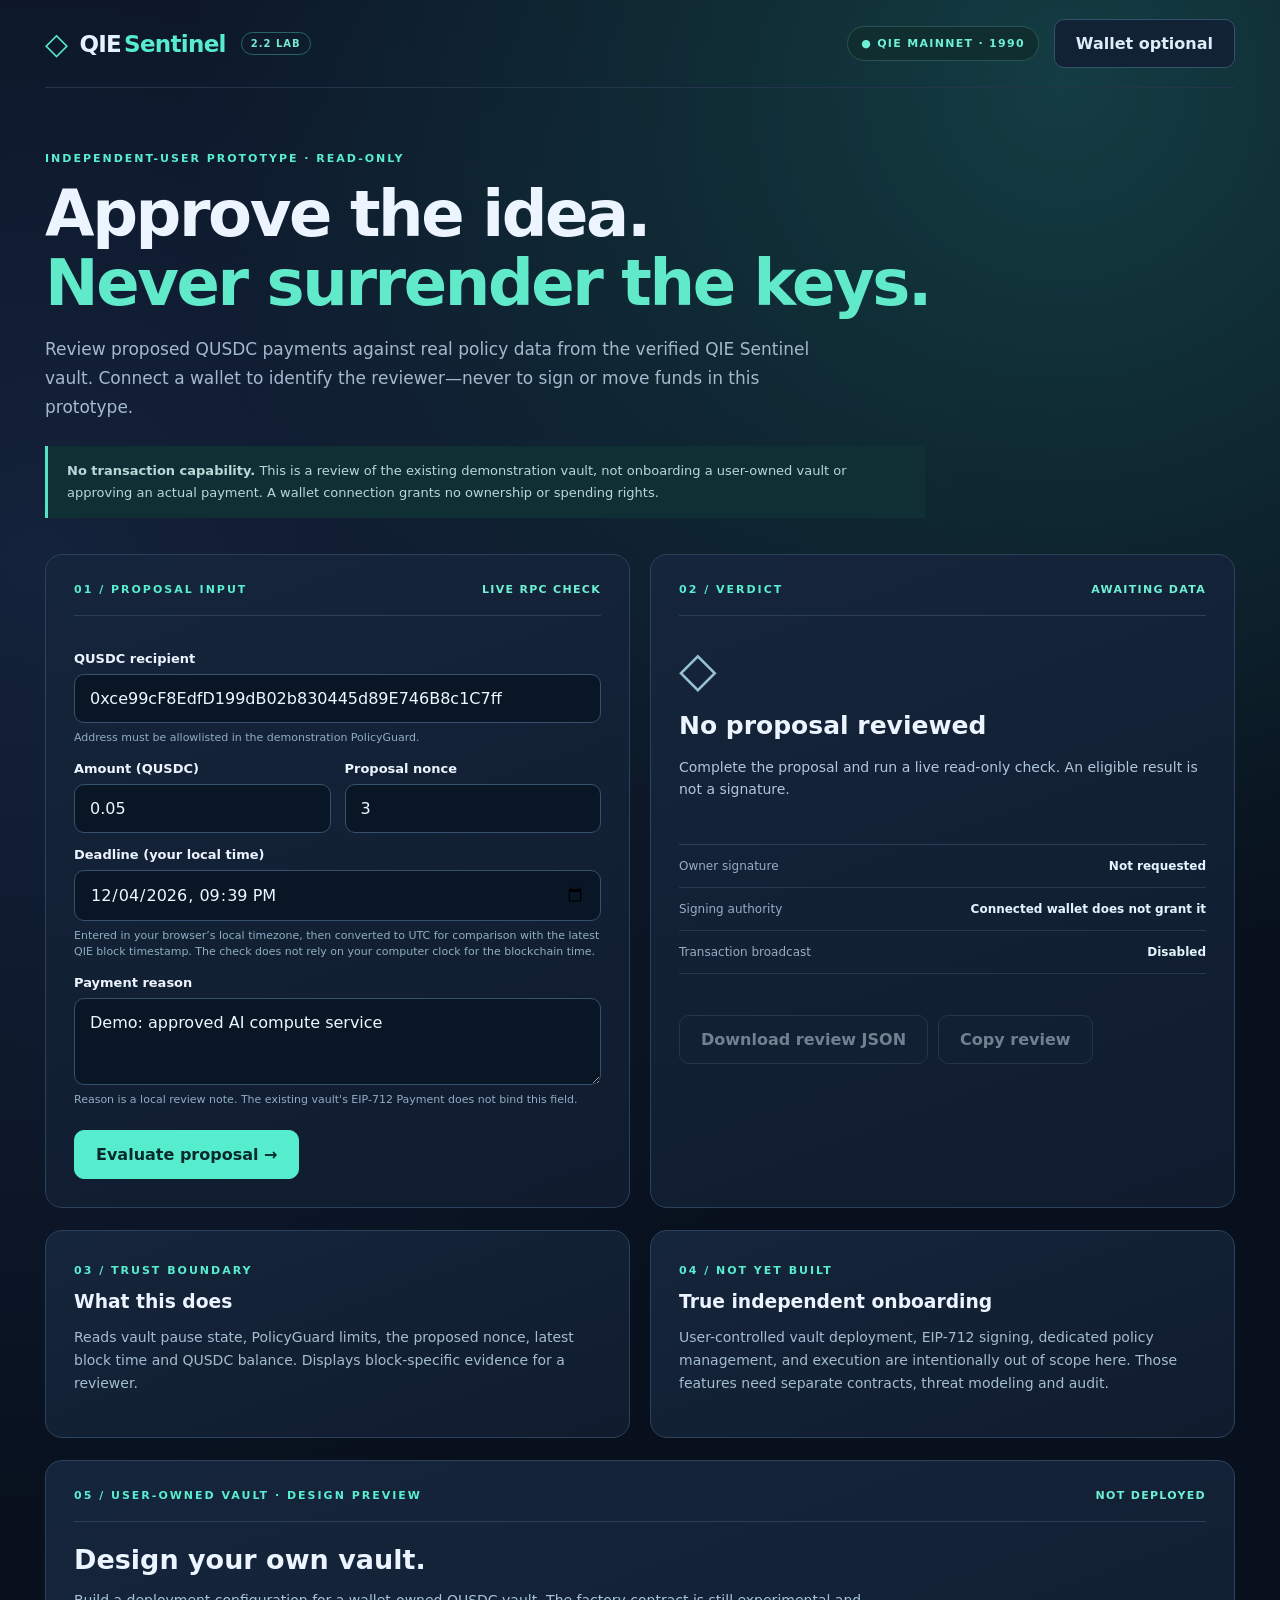
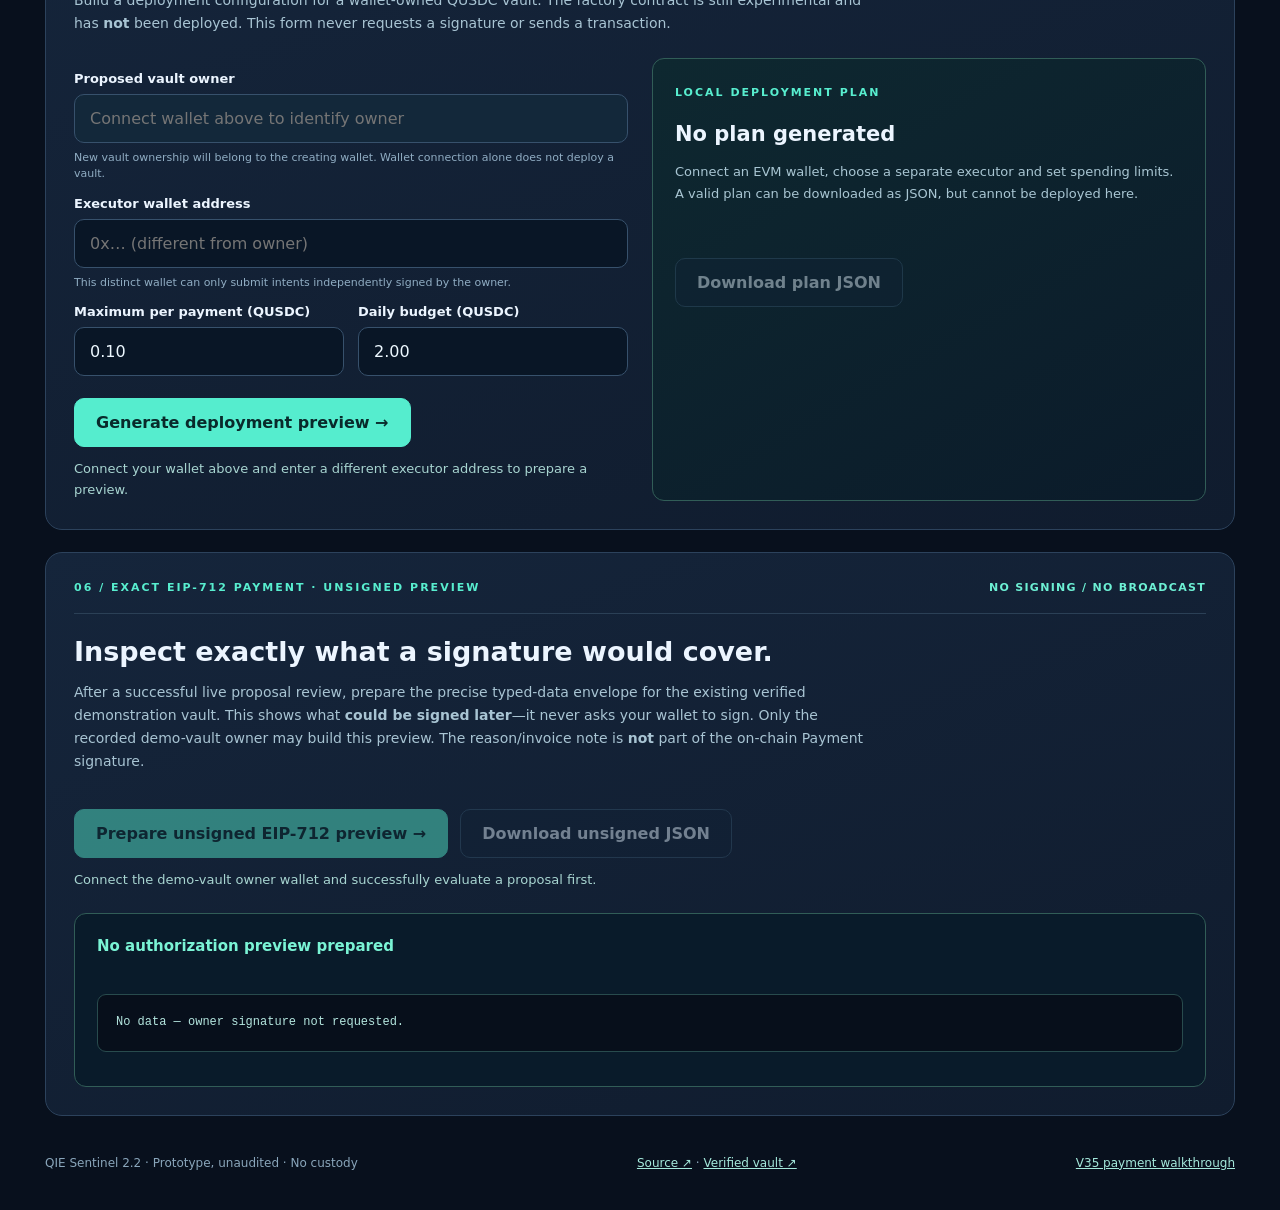
<file: v2/index.html>
<!doctype html>
<html lang="en">
<head>
<meta charset="utf-8">
<meta name="viewport" content="width=device-width, initial-scale=1">
<meta name="description" content="QIE Sentinel v2 — read-only payment proposal review against verified QIE Mainnet contracts.">
<meta name="theme-color" content="#08101d">
<title>QIE Sentinel 2.2 | Read-only Authorization Preview</title>
<link rel="stylesheet" href="./style.css">
<script type="module" src="./app.mjs"></script>
</head>
<body>
<div class="shell">
<header class="top"><a class="brand" href="../site/" aria-label="QIE Sentinel project home"><span class="sigil">◇</span> QIE<span class="mint">Sentinel</span><span class="version">2.2 LAB</span></a><div class="header-actions"><span class="network">● QIE MAINNET · 1990</span><button type="button" id="connect" class="button quiet">Connect wallet</button></div></header>
<main>
<section class="hero"><div class="eyebrow">INDEPENDENT-USER PROTOTYPE · READ-ONLY</div><h1>Approve the idea.<br><span>Never surrender the keys.</span></h1><p>Review proposed QUSDC payments against real policy data from the verified QIE Sentinel vault. Connect a wallet to identify the reviewer—never to sign or move funds in this prototype.</p><div class="notice"><strong>No transaction capability.</strong> This is a review of the existing demonstration vault, <em>not</em> onboarding a user-owned vault or approving an actual payment. A wallet connection grants no ownership or spending rights.</div></section>
<div class="layout">
<section class="panel form-panel"><div class="panel-header"><span class="eyebrow">01 / PROPOSAL INPUT</span><span class="live">LIVE RPC CHECK</span></div>
<form id="proposal" novalidate>
<label for="recipient">QUSDC recipient</label><input id="recipient" required spellcheck="false" autocomplete="off" value="0xce99cF8EdfD199dB02b830445d89E746B8c1C7ff"><small>Address must be allowlisted in the demonstration PolicyGuard.</small>
<div class="cols"><div><label for="amount">Amount (QUSDC)</label><input id="amount" required inputmode="decimal" value="0.05"></div><div><label for="nonce">Proposal nonce</label><input id="nonce" required inputmode="numeric" value="3"></div></div>
<label for="expiry">Deadline (your local time)</label><input id="expiry" type="datetime-local" required><small>Entered in your browser’s local timezone, then converted to UTC for comparison with the latest QIE block timestamp. The check does not rely on your computer clock for the blockchain time.</small>
<label for="purpose">Payment reason</label><textarea id="purpose" maxlength="240" rows="3" placeholder="Example: Invoice for approved AI compute services" required>Demo: approved AI compute service</textarea><small>Reason is a local review note. The existing vault's EIP-712 Payment does not bind this field.</small>
<button id="evaluate" type="submit" class="button primary">Evaluate proposal →</button>
</form></section>
<section class="panel results"><div class="panel-header"><span class="eyebrow">02 / VERDICT</span><span id="chain-label" class="live">AWAITING DATA</span></div>
<div class="verdict" id="verdict"><div id="status-icon" class="status-icon">◇</div><h2 id="status-title">No proposal reviewed</h2><p id="status-summary">Complete the proposal and run a live read-only check. An eligible result is not a signature.</p></div>
<div class="metrics">
<div><span>Owner signature</span><strong>Not requested</strong></div>
<div><span>Signing authority</span><strong>Connected wallet does not grant it</strong></div>
<div><span>Transaction broadcast</span><strong>Disabled</strong></div>
</div>
<div id="facts" class="facts" aria-live="polite"></div>
<div class="actions"><button type="button" id="export" class="button quiet" disabled>Download review JSON</button><button type="button" id="copy" class="button quiet" disabled>Copy review</button></div>
</section></div>
<section class="footgrid"><article><span class="eyebrow">03 / TRUST BOUNDARY</span><h3>What this does</h3><p>Reads vault pause state, PolicyGuard limits, the proposed nonce, latest block time and QUSDC balance. Displays block-specific evidence for a reviewer.</p></article><article><span class="eyebrow">04 / NOT YET BUILT</span><h3>True independent onboarding</h3><p>User-controlled vault deployment, EIP-712 signing, dedicated policy management, and execution are intentionally out of scope here. Those features need separate contracts, threat modeling and audit.</p></article></section>
<section class="panel onboarding">
 <div class="panel-header"><span class="eyebrow">05 / USER-OWNED VAULT · DESIGN PREVIEW</span><span class="live">NOT DEPLOYED</span></div>
 <div class="onboarding-intro"><h2>Design your own vault.</h2><p>Build a deployment configuration for a wallet-owned QUSDC vault. The factory contract is still experimental and has <strong>not</strong> been deployed. This form never requests a signature or sends a transaction.</p></div>
 <div class="onboarding-grid">
  <form id="vault-plan" class="onboarding-form" novalidate>
   <label for="new-owner">Proposed vault owner</label>
   <input id="new-owner" type="text" readonly placeholder="Connect wallet above to identify owner">
   <small>New vault ownership will belong to the creating wallet. Wallet connection alone does not deploy a vault.</small>
   <label for="new-executor">Executor wallet address</label>
   <input id="new-executor" type="text" required autocomplete="off" spellcheck="false" placeholder="0x… (different from owner)">
   <small>This distinct wallet can only submit intents independently signed by the owner.</small>
   <div class="cols">
    <div><label for="new-max">Maximum per payment (QUSDC)</label><input id="new-max" type="text" value="0.10" required inputmode="decimal"></div>
    <div><label for="new-daily">Daily budget (QUSDC)</label><input id="new-daily" type="text" value="2.00" required inputmode="decimal"></div>
   </div>
   <button class="button primary" id="generate-plan" type="button">Generate deployment preview →</button>
   <p id="plan-feedback" role="status" aria-live="polite" class="plan-feedback">Connect your wallet above and enter a different executor address to prepare a preview.</p>
  </form>
  <div class="plan-preview" aria-live="polite">
   <span class="eyebrow">LOCAL DEPLOYMENT PLAN</span>
   <h3 id="plan-title">No plan generated</h3>
   <p id="plan-summary">Connect an EVM wallet, choose a separate executor and set spending limits. A valid plan can be downloaded as JSON, but cannot be deployed here.</p>
   <div id="plan-facts" class="facts"></div>
   <button class="button quiet" id="download-plan" type="button" disabled>Download plan JSON</button>
  </div>
 </div>
</section>

<section class="panel authorization" id="authorization-preview">
 <div class="panel-header"><span class="eyebrow">06 / EXACT EIP-712 PAYMENT · UNSIGNED PREVIEW</span><span class="live">NO SIGNING / NO BROADCAST</span></div>
 <div class="onboarding-intro"><h2>Inspect exactly what a signature would cover.</h2><p>After a successful live proposal review, prepare the precise typed-data envelope for the existing verified demonstration vault. This shows what <strong>could be signed later</strong>—it never asks your wallet to sign. Only the recorded demo-vault owner may build this preview. The reason/invoice note is <strong>not</strong> part of the on-chain Payment signature.</p></div>
 <div class="authorization-actions">
  <button id="prepare-auth" class="button primary" type="button" disabled>Prepare unsigned EIP-712 preview →</button>
  <button id="download-auth" class="button quiet" type="button" disabled>Download unsigned JSON</button>
 </div>
 <p id="auth-feedback" class="plan-feedback" role="status" aria-live="polite">Connect the demo-vault owner wallet and successfully evaluate a proposal first.</p>
 <div class="auth-output">
  <strong id="auth-title">No authorization preview prepared</strong>
  <div id="auth-facts" class="facts"></div>
  <pre id="auth-json" class="auth-json" aria-label="Unsigned EIP-712 typed data">No data — owner signature not requested.</pre>
 </div>
</section>
</main>
<footer><span>QIE Sentinel 2.2 · Prototype, unaudited · No custody</span><span><a href="https://github.com/Makabeez/qie-sentinel" rel="noopener noreferrer" target="_blank">Source ↗</a> · <a href="https://mainnet.qie.digital/address/0xb752F05a55059C89a43a289d5d055F303B6DD96E?tab=contract" rel="noopener noreferrer" target="_blank">Verified vault ↗</a></span><a href="./portfolio.html">V35 payment walkthrough</a></footer>
</div>
</body></html>
</file>
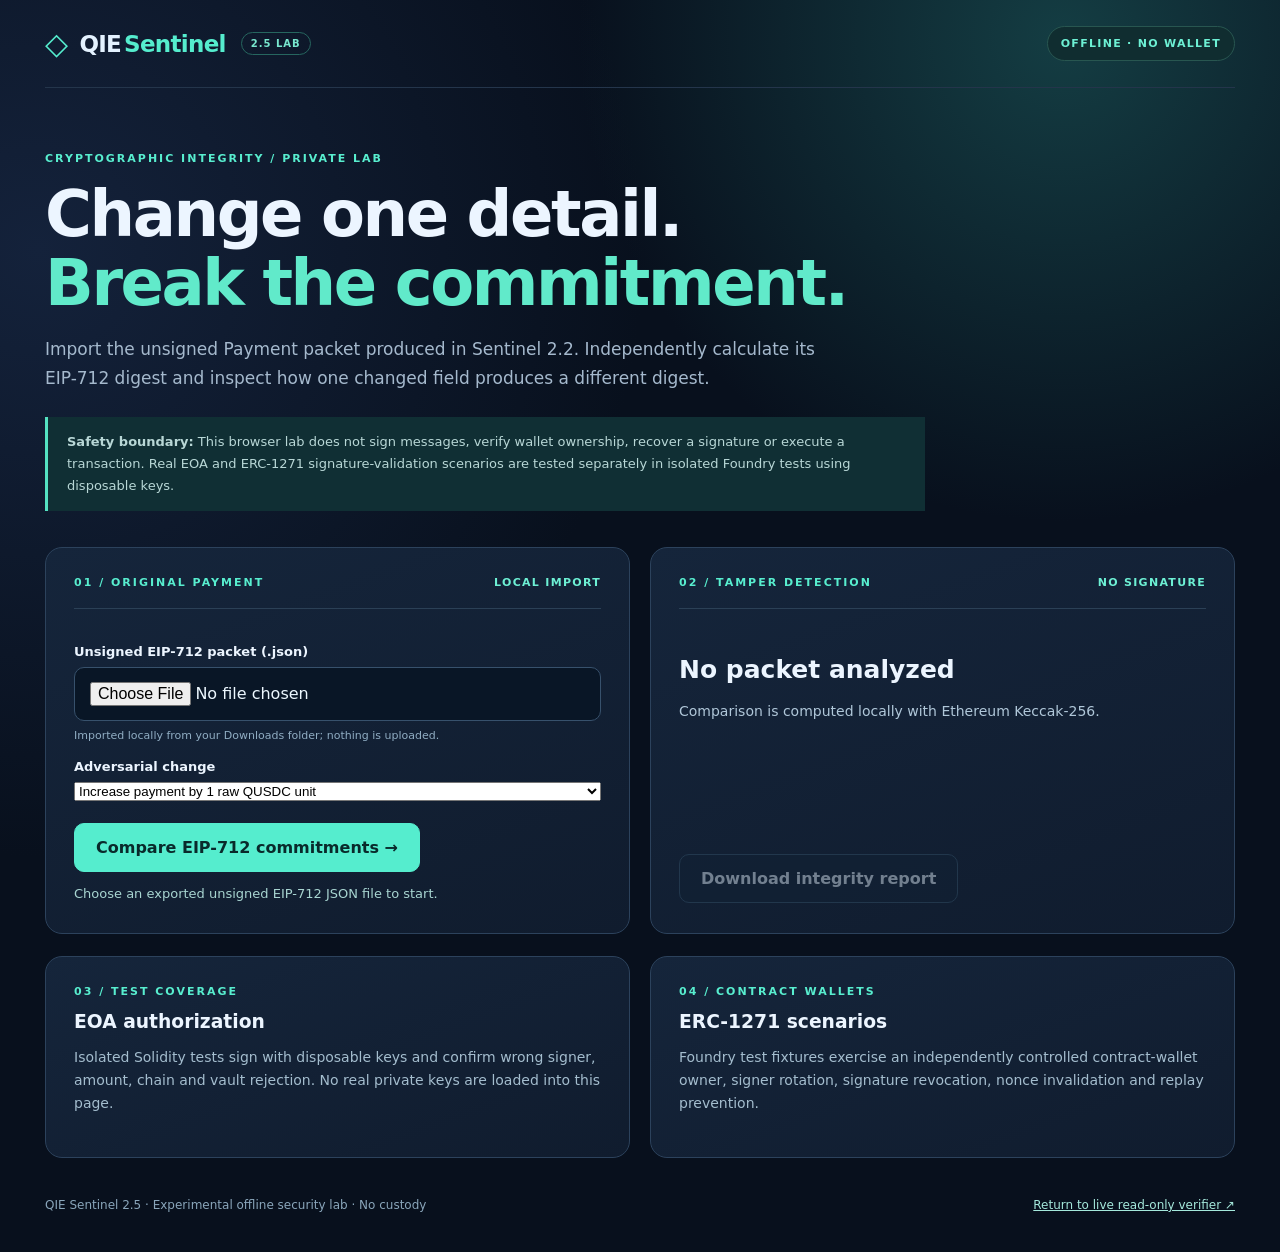
<file: v2/crypto-lab.html>
<!doctype html>
<html lang="en"><head><meta charset="utf-8"><meta name="viewport" content="width=device-width,initial-scale=1">
<meta name="theme-color" content="#08101d"><title>QIE Sentinel 2.5 — Offline Security Lab</title><link rel="stylesheet" href="./style.css"><script type="module" src="./lab-v25.mjs"></script></head>
<body><div class="shell">
<header class="top"><a class="brand" href="./"><span class="sigil">◇</span> QIE<span class="mint">Sentinel</span><span class="version">2.5 LAB</span></a><span class="network">OFFLINE · NO WALLET</span></header>
<main><section class="hero"><div class="eyebrow">CRYPTOGRAPHIC INTEGRITY / PRIVATE LAB</div><h1>Change one detail.<br><span>Break the commitment.</span></h1><p>Import the unsigned Payment packet produced in Sentinel 2.2. Independently calculate its EIP-712 digest and inspect how one changed field produces a different digest.</p>
<div class="notice"><strong>Safety boundary:</strong> This browser lab does not sign messages, verify wallet ownership, recover a signature or execute a transaction. Real EOA and ERC-1271 signature-validation scenarios are tested separately in isolated Foundry tests using disposable keys.</div></section>
<div class="layout"><section class="panel form-panel"><div class="panel-header"><span class="eyebrow">01 / ORIGINAL PAYMENT</span><span class="live">LOCAL IMPORT</span></div>
<form id="offline-form"><label for="packet-file">Unsigned EIP-712 packet (.json)</label><input id="packet-file" type="file" accept=".json" required><small>Imported locally from your Downloads folder; nothing is uploaded.</small><label for="mutation">Adversarial change</label><select id="mutation" class="lab-select">
<option value="amount">Increase payment by 1 raw QUSDC unit</option><option value="nonce">Change nonce by 1</option><option value="recipient">Swap to a different recipient</option><option value="deadline">Change expiry by 1 second</option><option value="executor">Substitute executor</option><option value="chain">Change signing chain</option><option value="vault">Change verifying vault</option></select>
<button type="submit" class="button primary">Compare EIP-712 commitments →</button></form>
<p id="lab-feedback" class="plan-feedback" role="status" aria-live="polite">Choose an exported unsigned EIP-712 JSON file to start.</p></section>
<section class="panel results"><div class="panel-header"><span class="eyebrow">02 / TAMPER DETECTION</span><span class="live">NO SIGNATURE</span></div><div class="verdict"><h2 id="lab-title">No packet analyzed</h2><p id="lab-summary">Comparison is computed locally with Ethereum Keccak-256.</p></div><div class="facts" id="lab-facts"></div><button id="download-lab" type="button" class="button quiet" disabled>Download integrity report</button></section></div>
<section class="footgrid"><article><div class="eyebrow">03 / TEST COVERAGE</div><h3>EOA authorization</h3><p>Isolated Solidity tests sign with disposable keys and confirm wrong signer, amount, chain and vault rejection. No real private keys are loaded into this page.</p></article><article><div class="eyebrow">04 / CONTRACT WALLETS</div><h3>ERC-1271 scenarios</h3><p>Foundry test fixtures exercise an independently controlled contract-wallet owner, signer rotation, signature revocation, nonce invalidation and replay prevention.</p></article></section></main>
<footer><span>QIE Sentinel 2.5 · Experimental offline security lab · No custody</span><a href="./verify.html">Return to live read-only verifier ↗</a></footer></div></body></html>
</file>
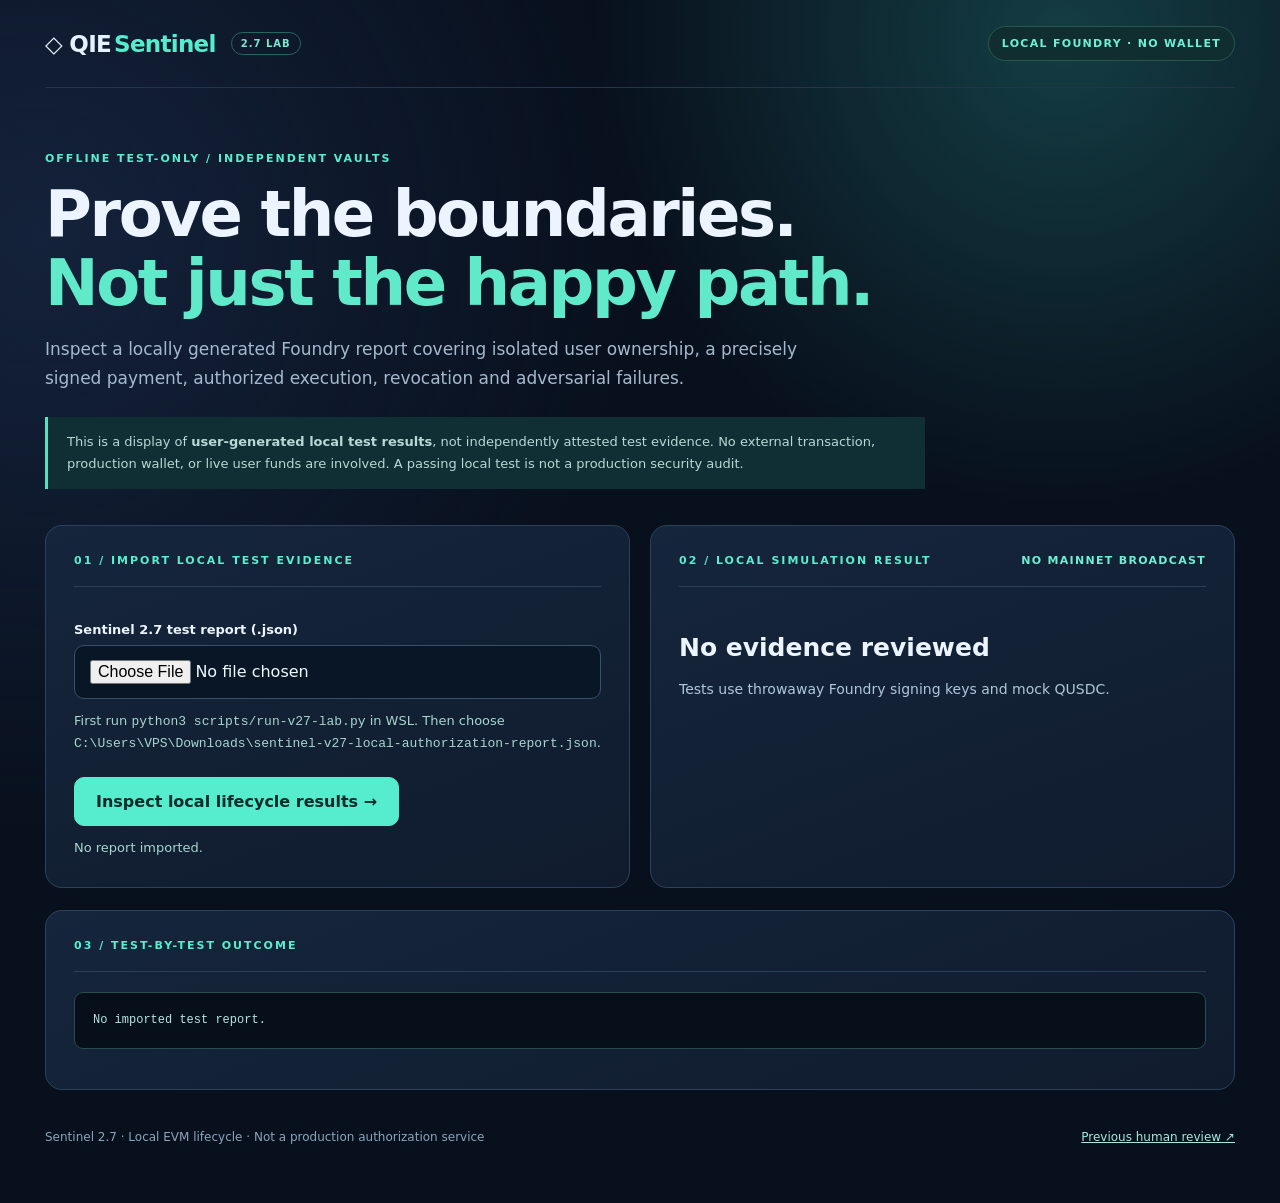
<file: v2/lifecycle.html>
<!doctype html>
<html lang="en"><head><meta charset="utf-8"><meta name="viewport" content="width=device-width,initial-scale=1">
<title>QIE Sentinel 2.7 — Local Authorization Evidence</title><link rel="stylesheet" href="./style.css"><script type="module" src="./lifecycle-v27.mjs"></script></head>
<body><div class="shell"><header class="top"><a class="brand" href="./">◇ QIE<span class="mint">Sentinel</span> <span class="version">2.7 LAB</span></a><span class="network">LOCAL FOUNDRY · NO WALLET</span></header><main>
<section class="hero"><div class="eyebrow">OFFLINE TEST-ONLY / INDEPENDENT VAULTS</div><h1>Prove the boundaries.<br><span>Not just the happy path.</span></h1><p>Inspect a locally generated Foundry report covering isolated user ownership, a precisely signed payment, authorized execution, revocation and adversarial failures.</p><div class="notice">This is a display of <strong>user-generated local test results</strong>, not independently attested test evidence. No external transaction, production wallet, or live user funds are involved. A passing local test is not a production security audit.</div></section>
<div class="layout"><section class="panel form-panel"><div class="panel-header"><span class="eyebrow">01 / IMPORT LOCAL TEST EVIDENCE</span></div><form id="lifecycle-form"><label for="lifecycle-file">Sentinel 2.7 test report (.json)</label><input id="lifecycle-file" type="file" accept=".json,application/json" required>
<p class="plan-feedback">First run <code>python3 scripts/run-v27-lab.py</code> in WSL. Then choose <code>C:\Users\VPS\Downloads\sentinel-v27-local-authorization-report.json</code>.</p>
<button class="button primary" type="submit">Inspect local lifecycle results →</button></form><p id="lifecycle-feedback" class="plan-feedback" aria-live="polite" role="status">No report imported.</p></section>
<section class="panel results"><div class="panel-header"><span class="eyebrow">02 / LOCAL SIMULATION RESULT</span><span class="live">NO MAINNET BROADCAST</span></div><div class="verdict"><h2 id="lifecycle-title">No evidence reviewed</h2><p id="lifecycle-summary">Tests use throwaway Foundry signing keys and mock QUSDC.</p></div><div id="lifecycle-facts" class="facts"></div></section></div>
<section class="panel authorization"><div class="panel-header"><span class="eyebrow">03 / TEST-BY-TEST OUTCOME</span></div><div id="lifecycle-cases"></div><pre class="auth-json" id="lifecycle-json">No imported test report.</pre></section></main>
<footer><span>Sentinel 2.7 · Local EVM lifecycle · Not a production authorization service</span><a href="./owner-review.html">Previous human review ↗</a></footer></div></body></html>
</file>
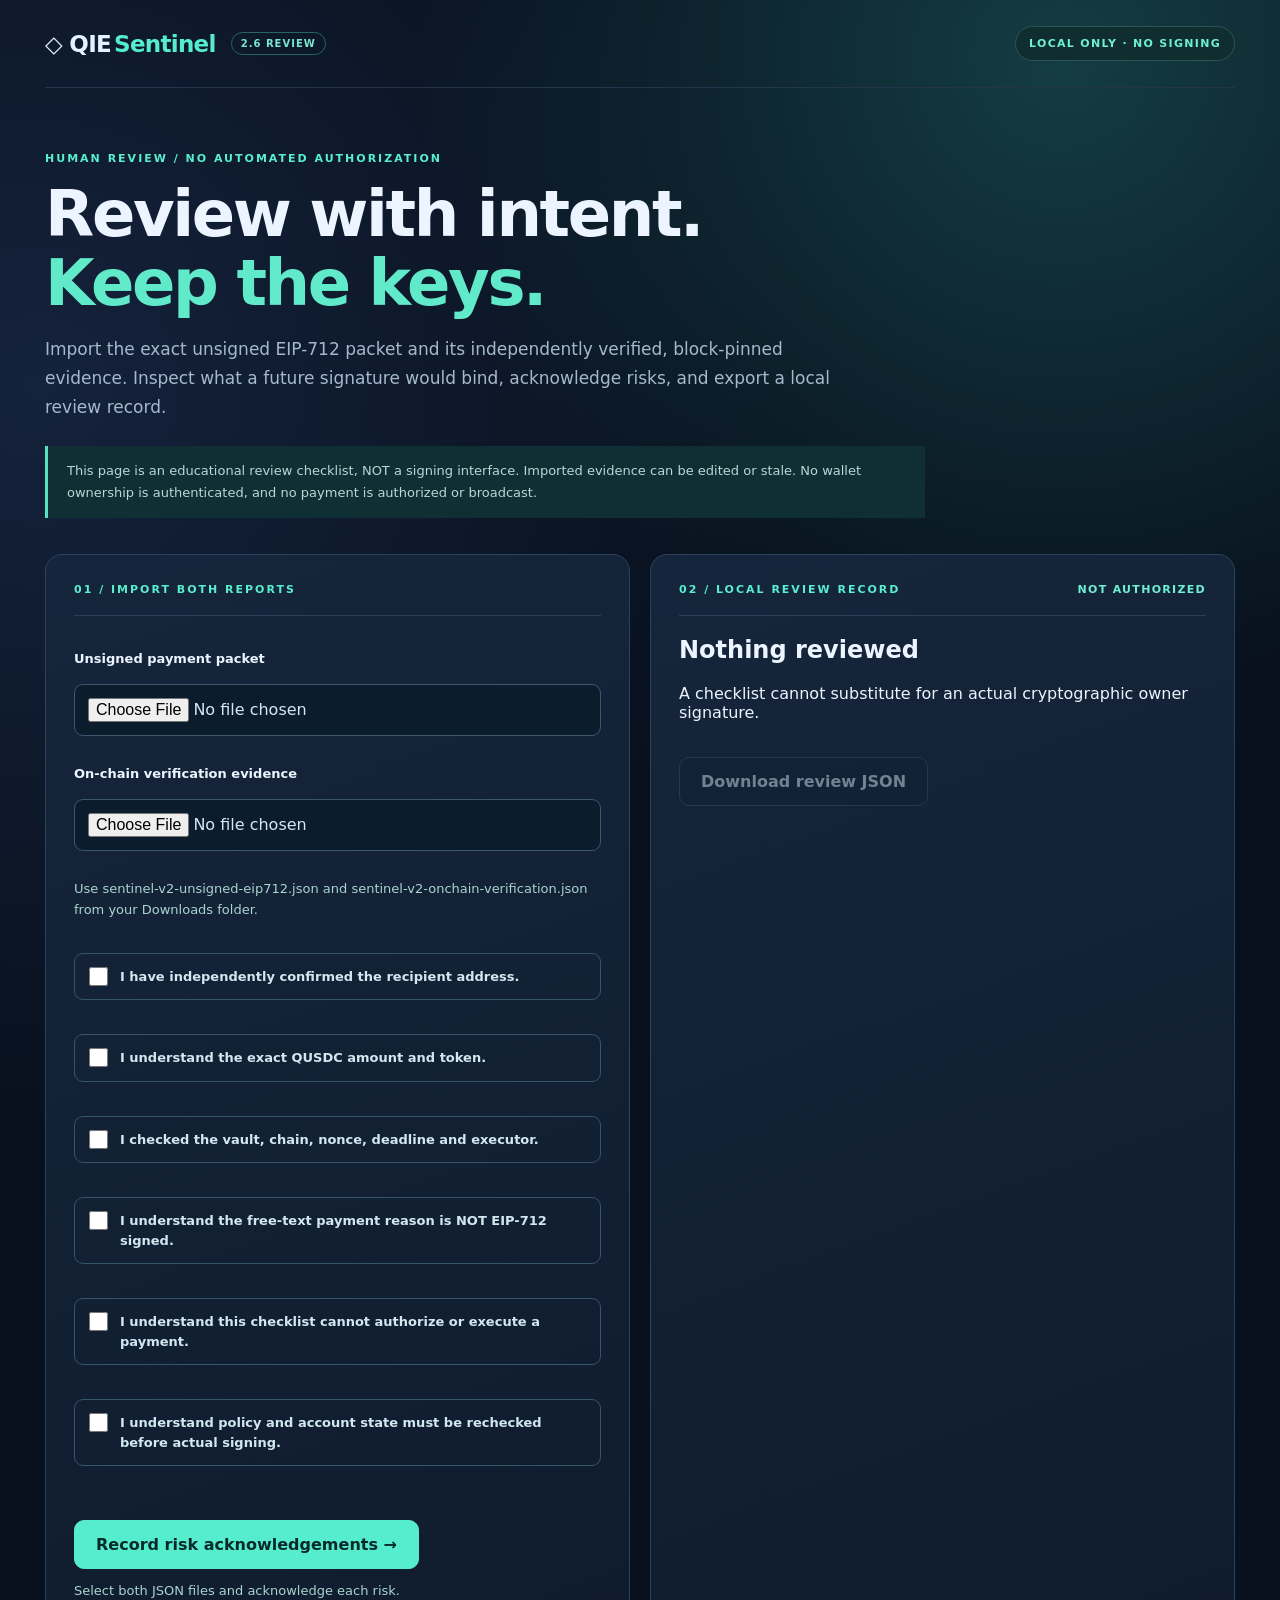
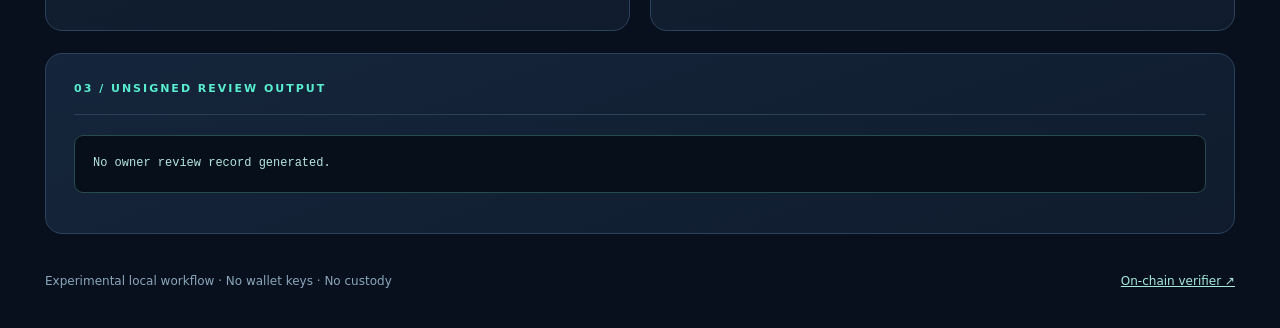
<file: v2/owner-review.html>
<!doctype html><html lang="en"><head><meta charset="utf-8"><meta name="viewport" content="width=device-width,initial-scale=1"><title>QIE Sentinel 2.6 — Owner Review</title><link rel="stylesheet" href="./style.css"><script type="module" src="./owner-review-ui.mjs"></script></head>
<body><div class="shell"><header class="top"><a class="brand" href="./">◇ QIE<span class="mint">Sentinel</span> <span class="version">2.6 REVIEW</span></a><span class="network">LOCAL ONLY · NO SIGNING</span></header><main>
<section class="hero"><div class="eyebrow">HUMAN REVIEW / NO AUTOMATED AUTHORIZATION</div><h1>Review with intent.<br><span>Keep the keys.</span></h1><p>Import the exact unsigned EIP-712 packet and its independently verified, block-pinned evidence. Inspect what a future signature would bind, acknowledge risks, and export a local review record.</p><div class="notice">This page is an educational review checklist, NOT a signing interface. Imported evidence can be edited or stale. No wallet ownership is authenticated, and no payment is authorized or broadcast.</div></section>
<div class="layout"><section class="panel form-panel"><div class="panel-header"><span class="eyebrow">01 / IMPORT BOTH REPORTS</span></div><form id="review-form">
<label for="payment-file">Unsigned payment packet</label><input id="payment-file" type="file" accept=".json,application/json" required>
<label for="evidence-file">On-chain verification evidence</label><input id="evidence-file" type="file" accept=".json,application/json" required>
<p class="plan-feedback">Use sentinel-v2-unsigned-eip712.json and sentinel-v2-onchain-verification.json from your Downloads folder.</p>
<div id="review-checks"></div>
<button class="button primary" id="create-review" type="submit">Record risk acknowledgements →</button></form>
<p id="review-feedback" class="plan-feedback" role="status" aria-live="polite">Select both JSON files and acknowledge each risk.</p></section>
<section class="panel results"><div class="panel-header"><span class="eyebrow">02 / LOCAL REVIEW RECORD</span><span class="live">NOT AUTHORIZED</span></div><h2 id="review-title">Nothing reviewed</h2><p id="review-summary">A checklist cannot substitute for an actual cryptographic owner signature.</p><div class="facts" id="review-facts"></div><button class="button quiet" type="button" id="download-review" disabled>Download review JSON</button></section></div>
<section class="panel authorization"><div class="panel-header"><span class="eyebrow">03 / UNSIGNED REVIEW OUTPUT</span></div><pre class="auth-json" id="review-json">No owner review record generated.</pre></section></main><footer><span>Experimental local workflow · No wallet keys · No custody</span><a href="./verify.html">On-chain verifier ↗</a></footer></div></body></html>
</file>
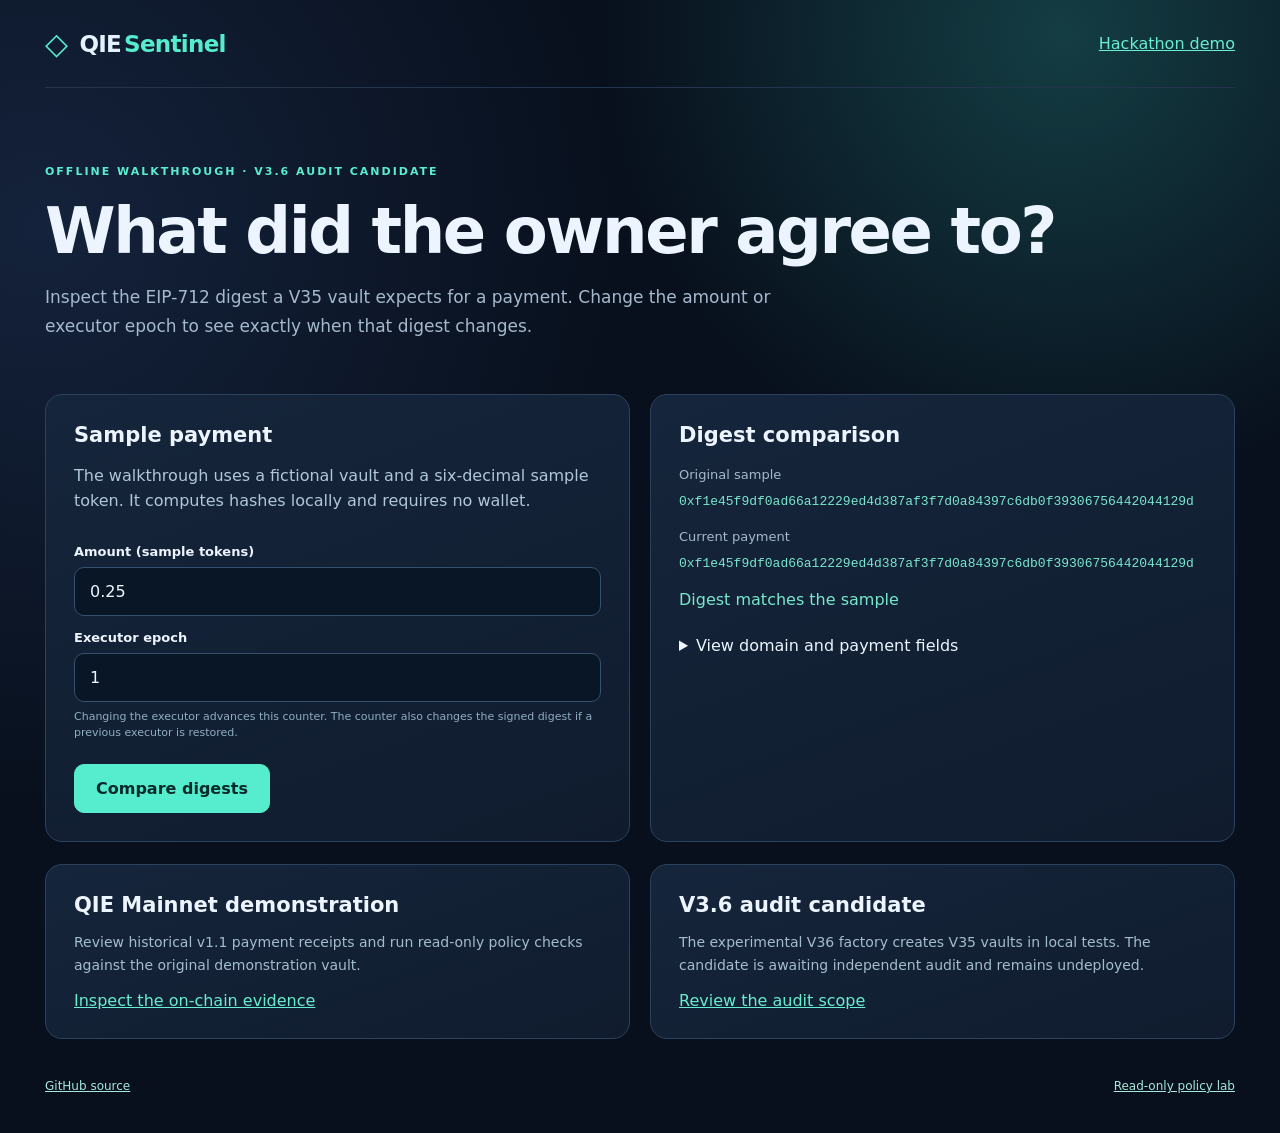
<file: v2/portfolio.html>
<!doctype html>
<html lang="en">
<head>
  <meta charset="utf-8">
  <meta name="viewport" content="width=device-width, initial-scale=1">
  <meta name="description" content="Try QIE Sentinel’s offline payment authorization walkthrough.">
  <title>QIE Sentinel | Payment Authorization Walkthrough</title>
  <link rel="stylesheet" href="./style.css">
  <link rel="stylesheet" href="./portfolio.css">
  <script type="module" src="./portfolio.mjs"></script>
</head>
<body>
  <div class="shell">
    <header class="top">
      <a class="brand" href="./portfolio.html"><span class="sigil" aria-hidden="true">◇</span> QIE<span class="mint">Sentinel</span></a>
      <a href="../site/">Hackathon demo</a>
    </header>
    <main>
      <section class="hero">
        <p class="eyebrow">OFFLINE WALKTHROUGH · V3.6 AUDIT CANDIDATE</p>
        <h1>What did the owner agree to?</h1>
        <p>Inspect the EIP-712 digest a V35 vault expects for a payment. Change the amount or executor epoch to see exactly when that digest changes.</p>
      </section>
      <div class="layout">
        <section class="panel form-panel">
          <h2>Sample payment</h2>
          <p>The walkthrough uses a fictional vault and a six-decimal sample token. It computes hashes locally and requires no wallet.</p>
          <form id="payment" novalidate>
            <label for="amount">Amount (sample tokens)</label>
            <input id="amount" name="amount" value="0.25" inputmode="decimal" maxlength="19">
            <label for="epoch">Executor epoch</label>
            <input id="epoch" name="epoch" value="1" inputmode="numeric" maxlength="78" aria-describedby="epoch-help">
            <small id="epoch-help">Changing the executor advances this counter. The counter also changes the signed digest if a previous executor is restored.</small>
            <button class="button primary" type="submit">Compare digests</button>
          </form>
        </section>
        <section class="panel digest-panel">
          <h2>Digest comparison</h2>
          <dl>
            <dt>Original sample</dt>
            <dd><code id="original"></code></dd>
            <dt>Current payment</dt>
            <dd><code id="digest"></code></dd>
          </dl>
          <p id="verdict" role="status"></p>
          <details>
            <summary>View domain and payment fields</summary>
            <pre class="auth-json" id="packet"></pre>
          </details>
        </section>
      </div>
      <section class="footgrid" aria-label="Project evidence">
        <article>
          <h2>QIE Mainnet demonstration</h2>
          <p>Review historical v1.1 payment receipts and run read-only policy checks against the original demonstration vault.</p>
          <a href="../site/#proof">Inspect the on-chain evidence</a>
        </article>
        <article>
          <h2>V3.6 audit candidate</h2>
          <p>The experimental V36 factory creates V35 vaults in local tests. The candidate is awaiting independent audit and remains undeployed.</p>
          <a href="https://github.com/Makabeez/qie-sentinel/blob/feat/v2-owner-approval/audit/V36_RELEASE_CANDIDATE.md">Review the audit scope</a>
        </article>
      </section>
    </main>
    <footer><a href="https://github.com/Makabeez/qie-sentinel">GitHub source</a><a href="./">Read-only policy lab</a></footer>
  </div>
</body>
</html>
</file>
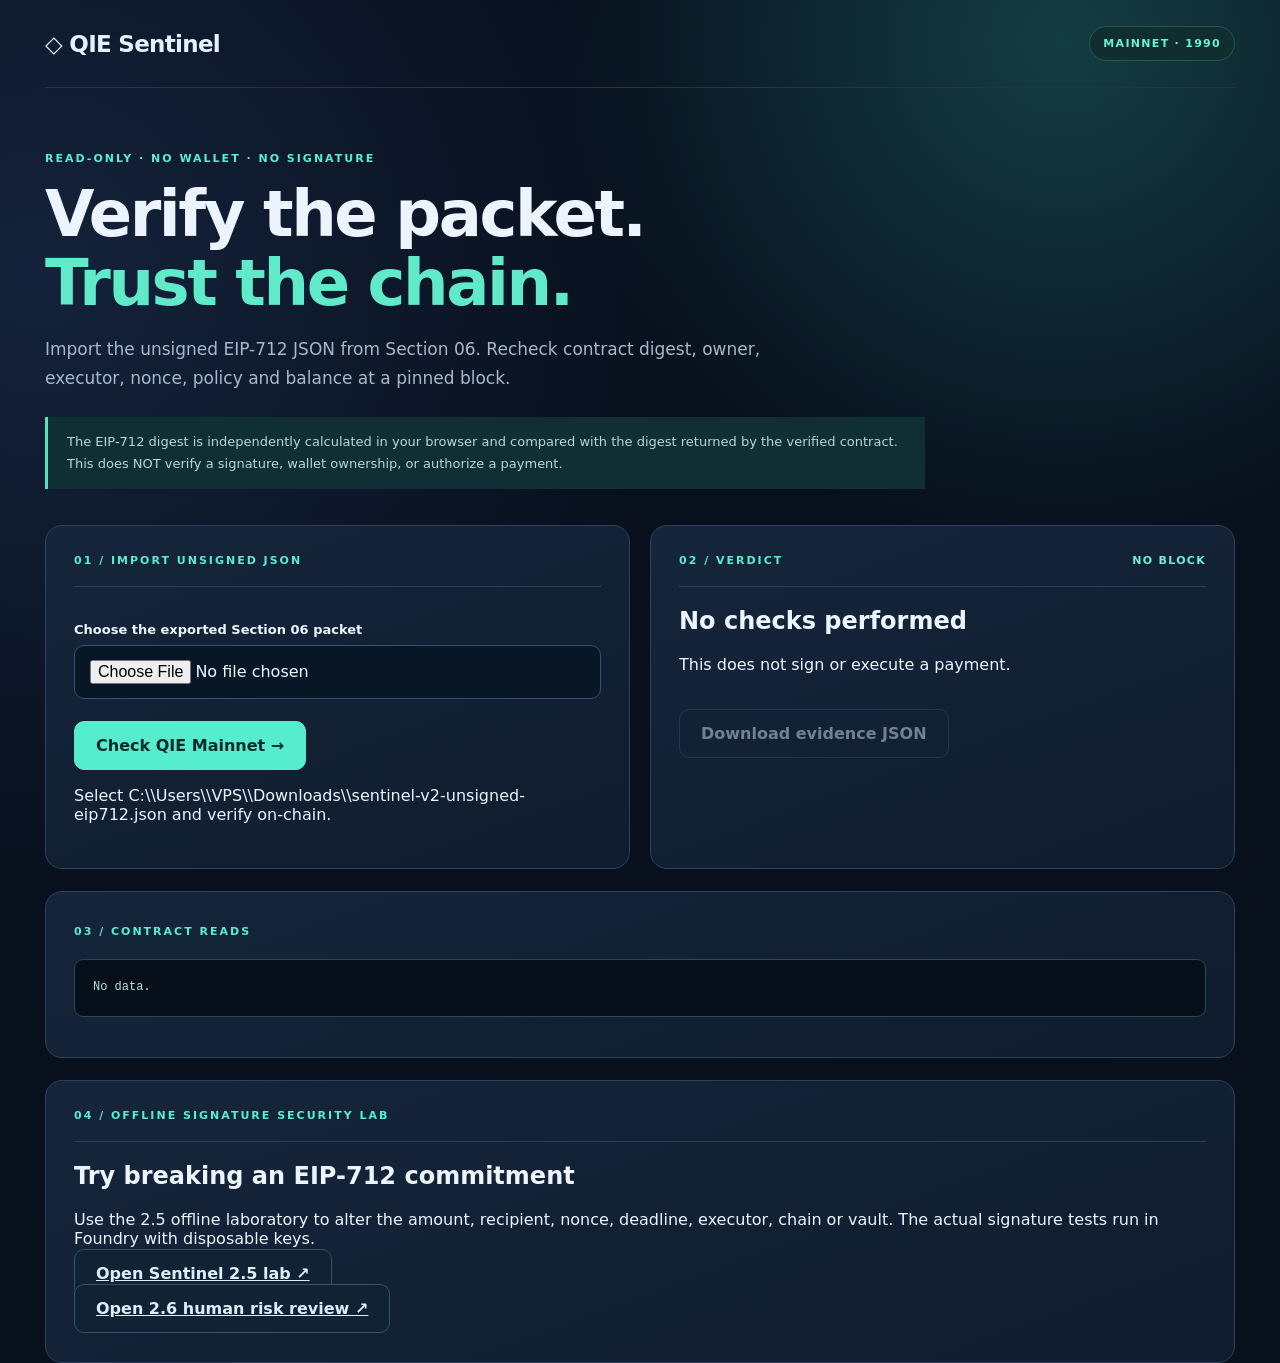
<file: v2/verify.html>
<!doctype html><html lang="en"><head><meta charset="utf-8"><meta name="viewport" content="width=device-width,initial-scale=1"><title>QIE Sentinel 2.4 — Verify</title><link rel="stylesheet" href="./style.css"><script type="module" src="./verify-v24.mjs"></script></head><body><div class="shell"><header class="top"><a class="brand" href="./">◇ QIE Sentinel</a><span class="network">MAINNET · 1990</span></header><main><section class="hero"><div class="eyebrow">READ-ONLY · NO WALLET · NO SIGNATURE</div><h1>Verify the packet.<br><span>Trust the chain.</span></h1><p>Import the unsigned EIP-712 JSON from Section 06. Recheck contract digest, owner, executor, nonce, policy and balance at a pinned block.</p><div class="notice">The EIP-712 digest is independently calculated in your browser and compared with the digest returned by the verified contract. This does NOT verify a signature, wallet ownership, or authorize a payment.</div></section><div class="layout"><section class="panel form-panel"><div class="panel-header"><span class="eyebrow">01 / IMPORT UNSIGNED JSON</span></div><form id="verify-form"><label for="packet-file">Choose the exported Section 06 packet</label><input id="packet-file" type="file" accept=".json" required><button class="button primary" id="verify-btn">Check QIE Mainnet →</button></form><p id="verify-feedback" role="status">Select C:\\Users\\VPS\\Downloads\\sentinel-v2-unsigned-eip712.json and verify on-chain.</p></section><section class="panel"><div class="panel-header"><span class="eyebrow">02 / VERDICT</span><span id="block-label" class="live">NO BLOCK</span></div><h2 id="verify-title">No checks performed</h2><p id="verify-summary">This does not sign or execute a payment.</p><div id="verify-facts" class="facts"></div><button id="download-evidence" class="button quiet" disabled>Download evidence JSON</button></section></div><section class="panel authorization"><span class="eyebrow">03 / CONTRACT READS</span><pre id="evidence-json" class="auth-json">No data.</pre></section><section class="panel authorization"><div class="panel-header"><span class="eyebrow">04 / OFFLINE SIGNATURE SECURITY LAB</span></div><h2>Try breaking an EIP-712 commitment</h2><p>Use the 2.5 offline laboratory to alter the amount, recipient, nonce, deadline, executor, chain or vault. The actual signature tests run in Foundry with disposable keys.</p><a class="button quiet" href="./crypto-lab.html">Open Sentinel 2.5 lab ↗</a><p><a class="button quiet" href="./owner-review.html">Open 2.6 human risk review ↗</a></p></section></main></div></body></html>
</file>
<file: v2/style.css>
:root{font-family:Inter,ui-sans-serif,system-ui,-apple-system,"Segoe UI",sans-serif;color:#ecf5ff;background:#08101d;font-synthesis:none}*{box-sizing:border-box}body{margin:0;background:radial-gradient(circle at 83% 3%,#143d43 0,transparent 30%),radial-gradient(circle at 3% 20%,#14223b 0,transparent 38%),#08101d;min-height:100vh}button,input,textarea{font:inherit}a{color:#69edd0}.shell{max-width:1250px;margin:auto;padding:0 30px}.top{display:flex;align-items:center;justify-content:space-between;border-bottom:1px solid #24354b;gap:20px;min-height:88px}.brand{font-size:23px;font-weight:840;letter-spacing:-.7px;color:#e4f2ff;text-decoration:none;display:flex;gap:3px;align-items:center}.sigil{font-size:30px;color:#55edce;margin-right:9px}.mint{color:#55edce}.version{font-size:10px;font-weight:800;letter-spacing:1px;color:#78e7ce;border:1px solid #26665f;border-radius:20px;padding:5px 9px;margin-left:12px}.header-actions{display:flex;align-items:center;gap:15px}.network,.live{font-size:11px;font-weight:800;letter-spacing:1.3px;color:#6df0d4}.network{border:1px solid #285650;background:#102d30;padding:10px 13px;border-radius:24px}.button{padding:14px 21px;border-radius:10px;border:1px solid #34526a;cursor:pointer;font-weight:750}.button.primary{background:#55edce;color:#092a2b;border-color:#55edce}.button.quiet{background:#112235;color:#dfedf8}.button:disabled{opacity:.47;cursor:not-allowed}.button:focus-visible,input:focus-visible,textarea:focus-visible,a:focus-visible{outline:3px solid #61edcf;outline-offset:3px}.hero{padding:64px 0 36px}.eyebrow{font-size:11px;letter-spacing:2px;font-weight:850;color:#58eecf}.hero h1{font-size:clamp(38px,5vw,67px);line-height:1.08;letter-spacing:-2.4px;margin:15px 0}.hero h1 span{color:#61eaca}.hero>p{font-size:17px;color:#a5b9cd;line-height:1.7;max-width:800px}.notice{font-size:13px;color:#b8d7d6;max-width:880px;border-left:3px solid #54e2c2;background:#102f34;padding:14px 19px;margin-top:24px;line-height:1.7}.layout{display:grid;grid-template-columns:1fr 1fr;gap:20px}.panel,.footgrid article{background:linear-gradient(160deg,#15253b,#101c2e);border:1px solid #2c425c;border-radius:17px;padding:28px}.panel-header{display:flex;align-items:center;justify-content:space-between;gap:8px;border-bottom:1px solid #2b4056;padding-bottom:19px}.form-panel form{display:flex;flex-direction:column;padding-top:21px}.form-panel label{font-weight:750;font-size:13px;margin:14px 0 8px}.form-panel input,.form-panel textarea{padding:14px 15px;border-radius:10px;border:1px solid #37516c;background:#091626;color:#edf8ff;max-width:100%;width:100%}.form-panel small{font-size:11px;color:#90adc3;line-height:1.5;margin-top:7px}.form-panel .cols{display:grid;grid-template-columns:1fr 1fr;gap:14px}.cols>div{display:flex;flex-direction:column}.form-panel .primary{align-self:start;margin-top:22px}.verdict{min-height:226px;padding:29px 0}.status-icon{font-size:49px;line-height:1;color:#96c2d5}.status-icon.good{color:#5eedcf}.status-icon.bad{color:#fd8493}.status-icon.warn{color:#ffd184}.verdict h2{font-size:25px;line-height:1.28;margin:16px 0 9px}.verdict p{color:#b0c7d9;line-height:1.6;font-size:14px}.metrics{border-top:1px solid #2b4056}.metrics>div{display:flex;justify-content:space-between;gap:20px;padding:14px 0;border-bottom:1px solid #25394e;font-size:12px}.metrics span{color:#97adc3}.metrics strong{text-align:right;color:#e5f5ff}.facts{padding-top:19px}.fact{display:flex;justify-content:space-between;gap:10px;padding:10px 0;border-bottom:1px solid #21364b;font-size:12px;line-height:1.6}.fact>span{color:#9cb7cb}.fact>strong{color:#d7f8f0;text-align:right;word-break:break-word}.actions{display:flex;flex-wrap:wrap;gap:10px;padding-top:22px}.footgrid{display:grid;grid-template-columns:1fr 1fr;gap:20px;margin-top:22px}.footgrid h3{margin:13px 0 4px}.footgrid p{color:#a4bdce;line-height:1.65;font-size:14px}footer{display:flex;justify-content:space-between;gap:18px;padding:40px 0;font-size:12px;color:#8aa6bb}footer a{color:#a5e9dc}@media(max-width:900px){.layout,.footgrid{grid-template-columns:1fr}.hero{padding-top:42px}}@media(max-width:560px){.shell{padding:0 16px}.top{align-items:flex-start;flex-direction:column;padding:18px 0}.header-actions{width:100%;justify-content:space-between;gap:8px}.network{font-size:9px}.brand{font-size:19px}.panel,.footgrid article{padding:19px}.form-panel .cols{grid-template-columns:1fr}.metrics>div{flex-direction:column;gap:4px}.metrics strong{text-align:left}footer{flex-direction:column}}

/* v2.1 — user-owned vault preview (no wallet writes) */
.onboarding{margin-top:22px}
.onboarding-intro h2{font-size:27px;margin:22px 0 8px}
.onboarding-intro p{font-size:14px;line-height:1.65;color:#a8c4d3;max-width:800px}
.onboarding-grid{display:grid;grid-template-columns:1fr 1fr;gap:24px;margin-top:22px}
.onboarding-form{display:flex;flex-direction:column}
.onboarding-form label{font-weight:740;font-size:13px;margin:13px 0 8px}
.onboarding-form input{padding:14px 15px;border-radius:10px;border:1px solid #37516c;background:#091626;color:#edf8ff;width:100%;min-width:0}
.onboarding-form input:read-only{color:#99b9c1;background:#13283a}
.onboarding-form small{font-size:11px;color:#90adc3;line-height:1.5;margin-top:7px}
.onboarding-form .cols{display:grid;grid-template-columns:1fr 1fr;gap:14px}
.onboarding-form .cols>div{display:flex;flex-direction:column}
.onboarding-form .primary{align-self:flex-start;margin-top:22px}
.plan-preview{border:1px solid #315d57;background:linear-gradient(150deg,#0e2830,#0b1b2a);border-radius:12px;padding:22px}
.plan-preview h3{font-size:21px;line-height:1.35;margin:20px 0 8px}
.plan-preview p{color:#a9c6d3;font-size:13px;line-height:1.7}
#download-plan{margin-top:21px}
@media(max-width:900px){.onboarding-grid{grid-template-columns:1fr}}
@media(max-width:560px){.onboarding-form .cols{grid-template-columns:1fr}.plan-preview{padding:15px}}

.plan-feedback{color:#a8d5d1;font-size:13px;line-height:1.6;margin:12px 0 0;max-width:580px;min-height:1.5em}


/* v2.2 exact read-only EIP-712 review */
.authorization{margin-top:22px}
.authorization-actions{display:flex;flex-wrap:wrap;gap:12px;padding-top:22px}
.auth-output{margin-top:22px;border:1px solid #315d57;background:#091b2a;border-radius:12px;padding:22px}
.auth-output>strong{color:#7af4d5;font-size:15px}
.auth-json{background:#070f1b;color:#b4e6df;border:1px solid #284b4d;border-radius:9px;margin-top:20px;padding:18px;white-space:pre-wrap;overflow-wrap:anywhere;overflow-x:auto;font:12px/1.65 ui-monospace,SFMono-Regular,Consolas,monospace;max-height:380px;overflow-y:auto}
.authorization .fact{align-items:flex-start}
.authorization .fact strong{overflow-wrap:anywhere;max-width:70%}
@media(max-width:560px){.authorization-actions{flex-direction:column}.authorization-actions .button{width:100%}.auth-output{padding:15px}}


/* 2.6 — deliberate local risk acknowledgement */
#review-checks{display:grid;gap:12px;margin:18px 0 24px}
.risk-check{display:flex;align-items:flex-start;gap:12px;border:1px solid #36546a;border-radius:9px;padding:13px 14px;font-size:13px;line-height:1.5;color:#d1e8f0;cursor:pointer}
.risk-check input{width:19px;height:19px;min-width:19px;accent-color:#57e6cc;margin:0}
#review-form input[type=file]{margin:10px 0 16px;width:100%;background:#0b1c2c;color:#d3e8f4;border:1px solid #3c566d;border-radius:9px;padding:13px}
#review-facts .fact strong{overflow-wrap:anywhere;max-width:68%}
</file>
<file: v2/portfolio.css>
.hero > .eyebrow {
  color: #58eecf;
  font-size: 11px;
}

.panel h2, .footgrid h2 {
  font-size: 21px;
  margin: 0 0 12px;
}

.panel p {
  color: #b0c7d9;
  line-height: 1.6;
}

.form-panel form {
  padding-top: 0;
}

.digest-panel dt {
  color: #a5b9cd;
  font-size: 13px;
  margin-top: 20px;
}

.digest-panel dd {
  margin: 8px 0 0;
  overflow-wrap: anywhere;
}

.digest-panel code, .digest-panel #verdict {
  color: #78e7ce;
}

summary {
  cursor: pointer;
  padding: 8px 0;
}
</file>
